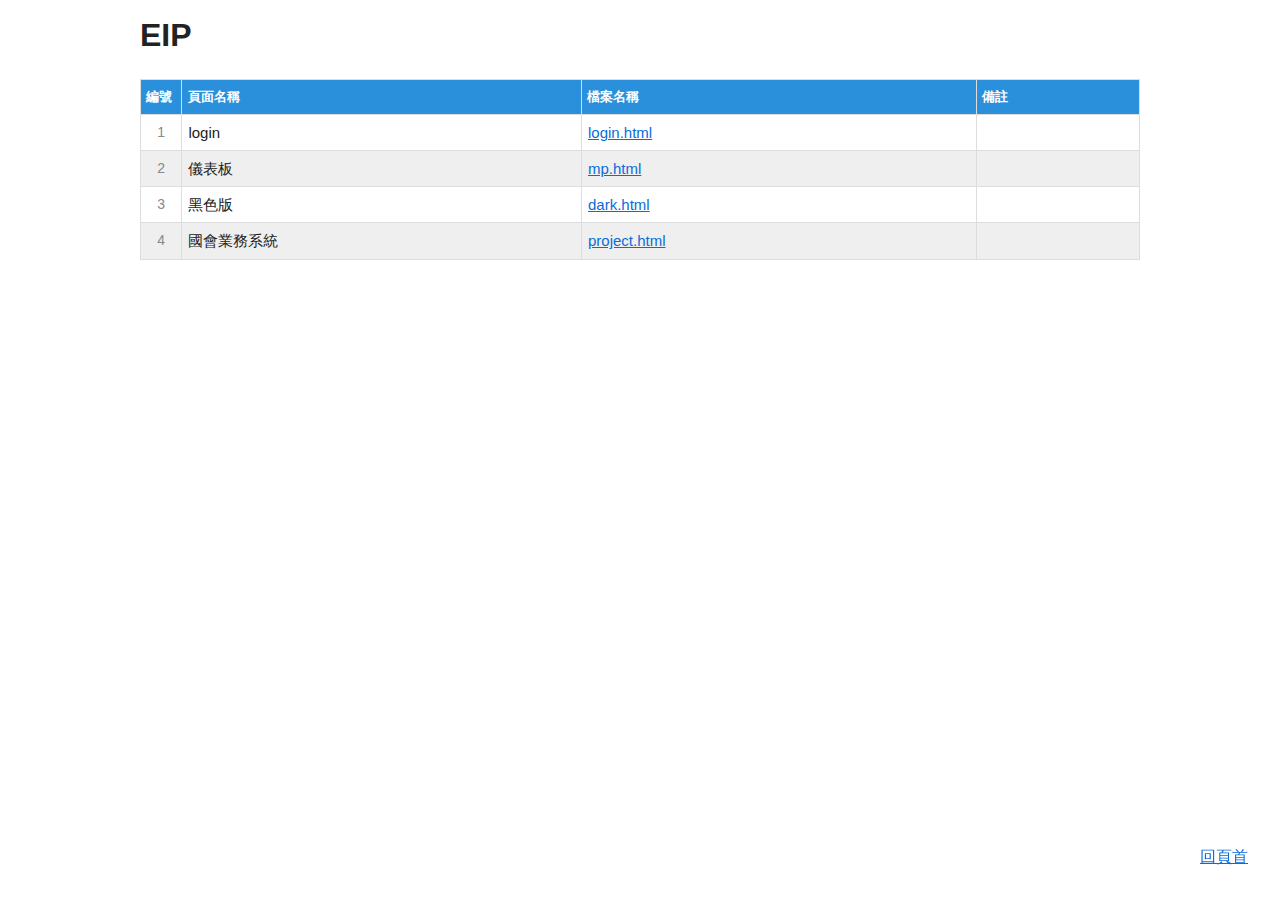
<file: index.html>
<!DOCTYPE html>
<html lang="zh-Hant" class="no-js">
  <head>
    <meta name="robots" content="noindex" />
    <!-- 使用 noindex 禁止 Google 搜尋建立索引，套版時請工程師刪掉這行 -->
    <meta charset="utf-8" />
    <meta http-equiv="X-UA-Compatible" content="IE=edge" />
    <meta name="viewport" content="width=device-width, initial-scale=1" />
    <title>交通部高速公路局</title>
    <!--[if lt IE 9]>
      <script src="js/html5shiv.js"></script>
      <script src="js/respond.min.js"></script>
    <![endif]-->
    <!-- mainJs -->
    <style>
      body {
        counter-reset: num;
        -size: 1em;
        font-weight: normal;
        color: #222;
        line-height: 1.45em;
        font-family: Lato, 'PingFang TC', 'Helvetica Neue', Helvetica, 微軟正黑體, Arial, sans-serif;
        -webkit-text-size-adjust: none;
      }

      a {
        color: #096dd9;
      }

      .demo_wrap {
        max-width: 1000px;
        margin: 0em auto 1em;
        padding: 1rem;
        clear: both;
        background: #fff;
      }

      header {
        display: flex;
        justify-content: space-between;
        margin-bottom: 2rem;
      }

      .demo_wrap h1 {
        display: block;
        max-width: 300px;
        margin: 0;
        font-size: 2rem;
      }

      @media screen and (max-width: 545px) {
      }
      /* .demo_wrap h1 img {
    width: 300px;
} */

      .tableWrapper {
        margin-bottom: 2rem;
      }

      .tableWrapper h2 {
        margin: 0.5em 0;
        font-size: 1.25rem;
        line-height: 1.25em;
        white-space: nowrap;
      }

      @media screen and (max-width: 545px) {
      }

      .num {
        width: 12%;
      }

      table {
        width: 100%;
        border-collapse: collapse;
        border: #ddd 1px solid;
      }

      table td,
      table th {
        border-left: none;
        border-right: none;
        padding: 0.4em;
        border-bottom: #ddd 1px solid;
        border-right: #ddd 1px solid;
        font-size: 0.9375rem;
      }

      table th {
        color: #fff;
        font-size: 0.813rem;
        text-align: left;
        background-color: #2b90dc;
        white-space: nowrap;
      }

      table tr:nth-child(even) {
        background: #efefef;
      }

      table tr th:nth-child(2) {
        width: 40%;
      }
      /* table tr th:nth-child(4) {
    width: 10%;
    } */
      /* table tr th:nth-child(5) {
    width: 20%;
    } */

      table td .gray {
        color: #808080;
        font-size: 0.938rem;
      }

      table tr th:first-child {
        width: 30px;
      }

      table caption {
        text-align: left;
        font-weight: bold;
        font-size: 1.25em;
        padding: 0.5em 0;
        color: #ff5050;
      }

      tbody tr td:first-child:before {
        counter-increment: num;
        display: block;
        text-align: center;
        color: #888;
        font-size: 0.875rem;
        content: counters(num, '.') ' ';
      }

      .btnGrp {
        text-align: right;
      }

      @media screen and (max-width: 545px) {
        .btnGrp {
          text-align: center;
        }
      }

      .scrollToTop {
        position: fixed;
        right: 2rem;
        bottom: 2rem;
      }
    </style>
  </head>

  <body>
    <div class="demo_wrap">
      <!-- <h1><img src="img/streaming/logo.png" alt="" /></h1> -->
      <header>
        <h1>EIP</h1>
        <!-- <div>
        <a href="">檔案由此下載</a>
      </div> -->
      </header>
      <!-- Kit -->
      <div class="tableWrapper">
        <!-- <h2>UI Kit</h2> -->
        <table>
          <thead>
            <tr>
              <th class="num">編號</th>
              <th>頁面名稱</th>
              <th>檔案名稱</th>
              <th>備註</th>
            </tr>
          </thead>
          <tbody>
            <tr>
              <td></td>
              <td>login</td>
              <td>
                <a href="login.html" target="_blank"></a>
              </td>
              <td></td>
            </tr>
            <tr>
              <td></td>
              <td>儀表板</td>
              <td>
                <a href="mp.html" target="_blank"></a>
              </td>
              <td></td>
            </tr>
            <tr>
              <td></td>
              <td>黑色版</td>
              <td>
                <a href="dark.html" target="_blank"></a>
              </td>
              <td></td>
            </tr>
            <tr>
              <td></td>
              <td>國會業務系統</td>
              <td>
                <a href="project.html" target="_blank"></a>
              </td>
              <td></td>
            </tr>
            <!-- <tr>
              <td></td>
              <td>線上相簿</td>
              <td>
                <a href="album.html" target="_blank"></a>
              </td>
              <td></td>
            </tr> -->
          </tbody>
        </table>
      </div>
    </div>
    <a href="javascript:;" class="scrollToTop">回頁首</a>
    <script>
      let aName = document.querySelectorAll('tbody a');
      aName.forEach((i) => {
        let Link = i.getAttribute('href');
        i.textContent = Link;
      });
    </script>
  </body>
</html>
</file>
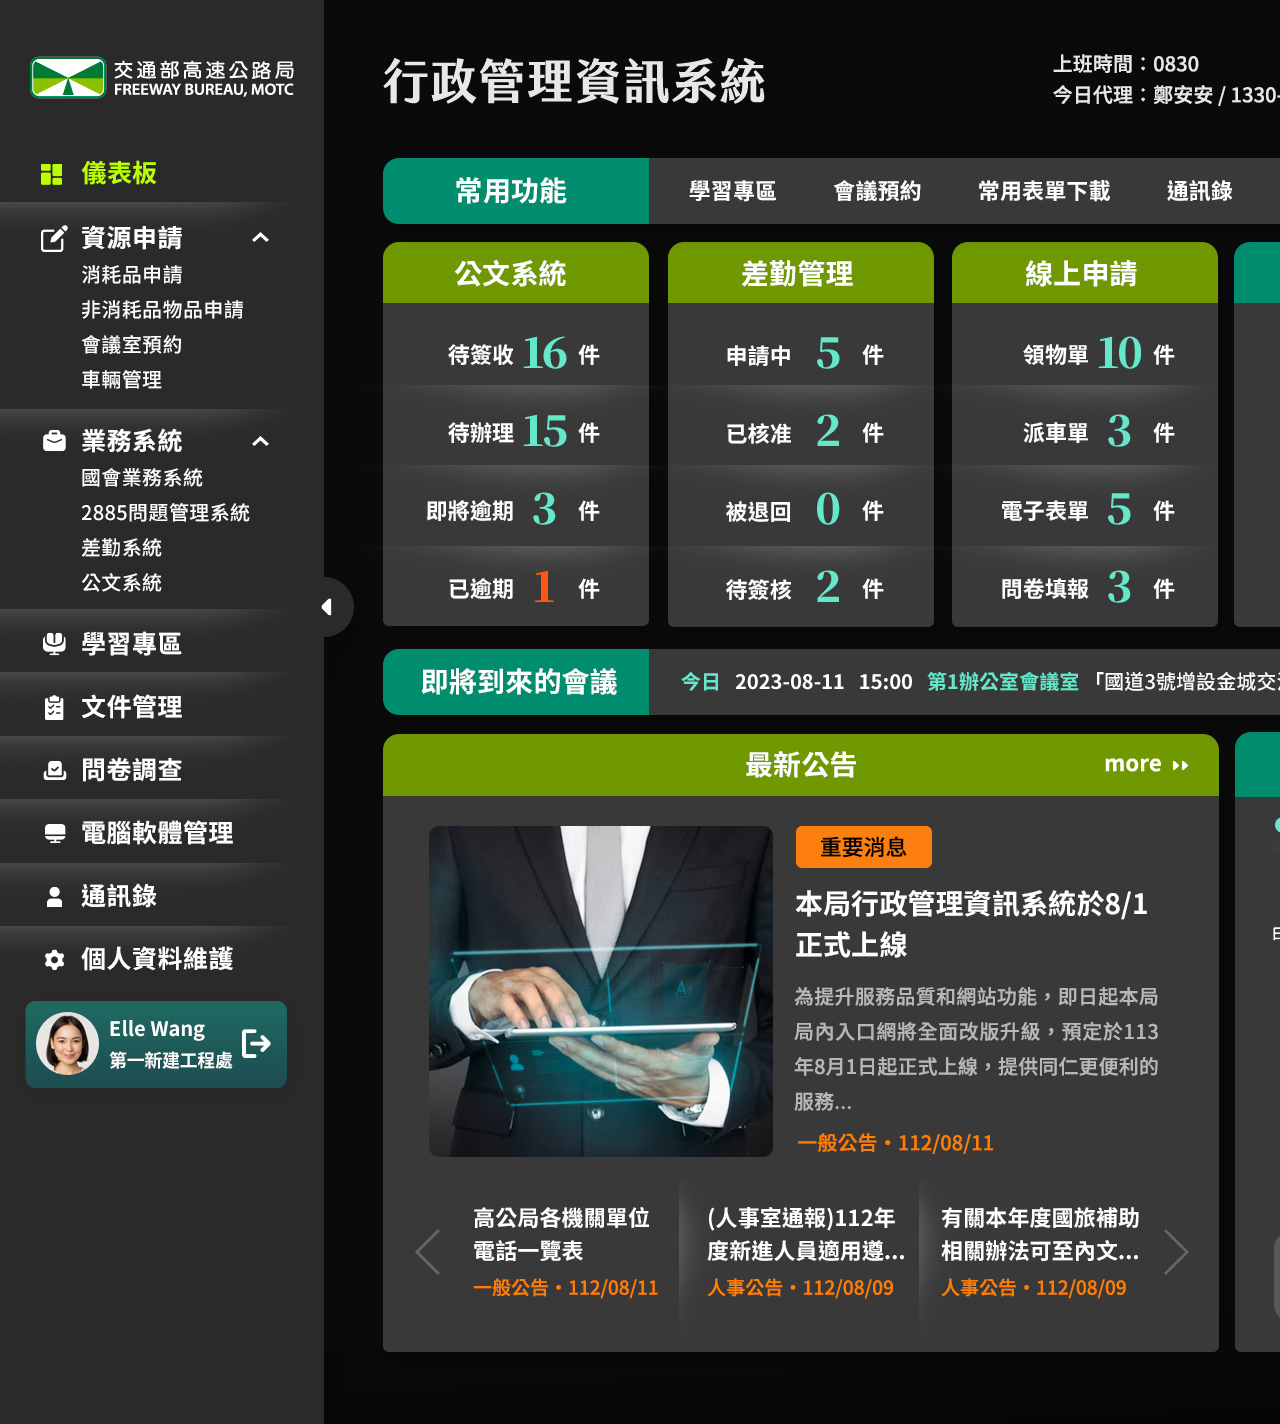
<file: dark.html>
<!DOCTYPE html>
<html lang="en">
  <head>
    <meta charset="UTF-8" />
    <meta name="viewport" content="width=device-width, initial-scale=1.0" />
    <title>交通部高速公路局</title>
    <style>
      html,
      body {
        margin: 0;
        padding: 0;
        height: 100%;
      }
      .img {
        line-height: 0;
        position: relative;
      }
      a.menu {
        width: 200px;
        height: 40px;
        position: absolute;
        top: 32%;
        left: 3%;
        display: block;
        background: #fff;
        opacity: 0;
      }
      a.light {
        position: absolute;
        width: 55px;
        aspect-ratio: 1;
        top: 5.5%;
        right: 11%;
        display: block;
        z-index: 9;
        opacity: 0;
      }
    </style>
  </head>
  <body>
    <a class="light" href="mp.html"></a>
    <div class="img">
      <img src="./images/dark.jpg" alt="" />
      <a class="menu" href="project.html"></a>
    </div>
  </body>
</html>
</file>
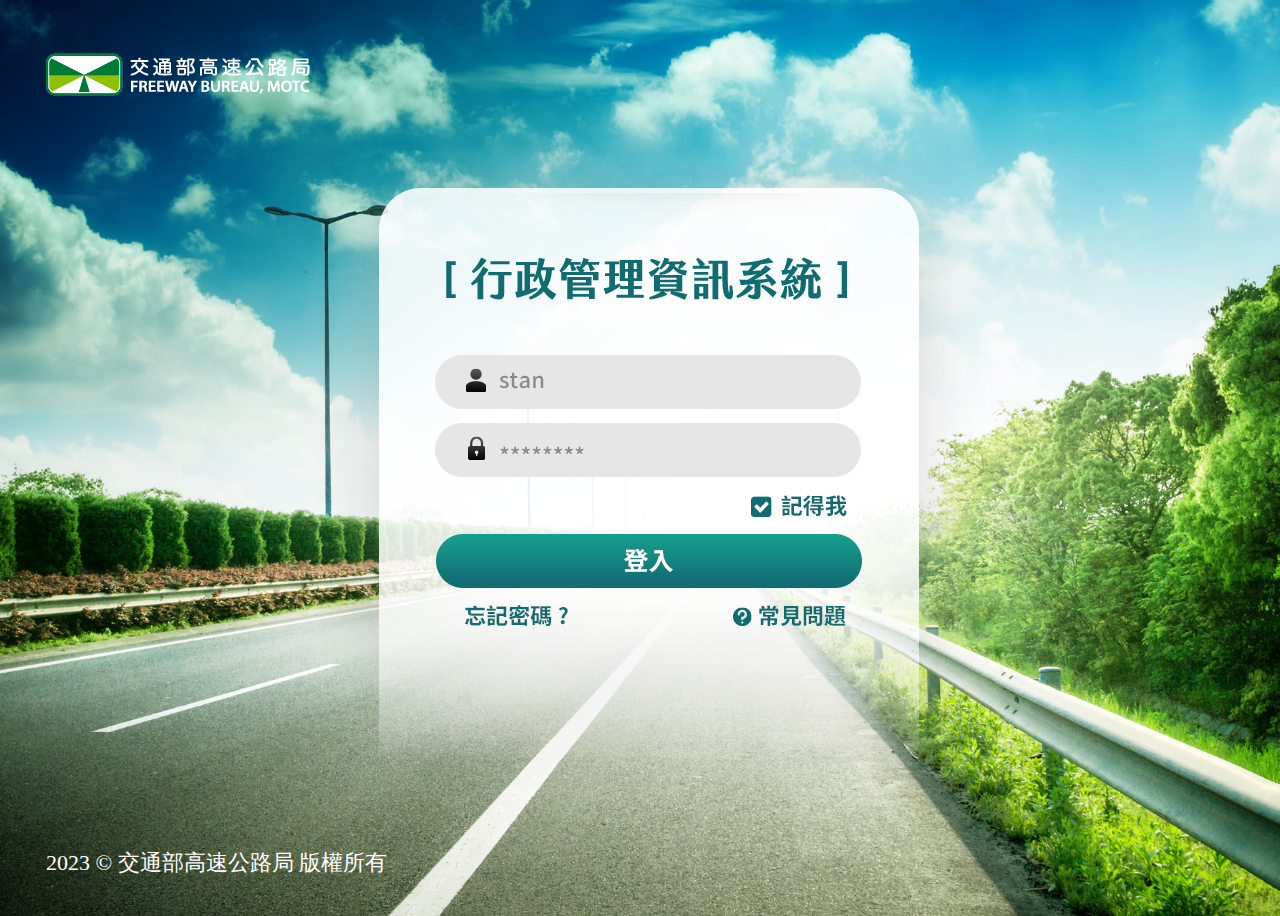
<file: login.html>
<!DOCTYPE html>
<html lang="en">
  <head>
    <meta charset="UTF-8" />
    <meta name="viewport" content="width=device-width, initial-scale=1.0" />
    <title>Document</title>
    <style>
      @import url('https://fonts.googleapis.com/css2?family=Noto+Serif+TC:wght@200;300;400;500;600;700;900&display=swap');
      * {
        box-sizing: border-box;
      }
      body {
        height: 100vh;
        background: url('images/login_bg.jpg') center no-repeat;
        background-size: cover;
        position: relative;
      }
      .logo {
        position: absolute;
        top: 5%;
        left: 3%;
      }
      .copyright {
        position: absolute;
        bottom: 30px;
        left: 3%;
        color: #fff;
        font-size: 22px;
      }
      .loginForm {
        width: 80%;
        height: 100vh;
        text-align: right;
        display: flex;
        align-items: center;
        justify-content: flex-end;
        position: relative;
      }
      .loginForm .pic {
        line-height: 0;
        position: relative;
      }

      .loginForm a {
        position: absolute;
        display: block;
        height: 50px;
        top: 62%;
        width: 60%;
        left: 47%;
        transform: translateX(-50%);
      }
    </style>
  </head>
  <body>
    <div class="logo"><img src="images/login_logo.png" alt="" /></div>
    <div class="copyright">2023 © 交通部高速公路局 版權所有</div>
    <div class="loginForm">
      <div class="pic">
        <img src="images/login_box.png" alt="" />
        <a href="mp.html"></a>
      </div>
    </div>
  </body>
</html>
</file>
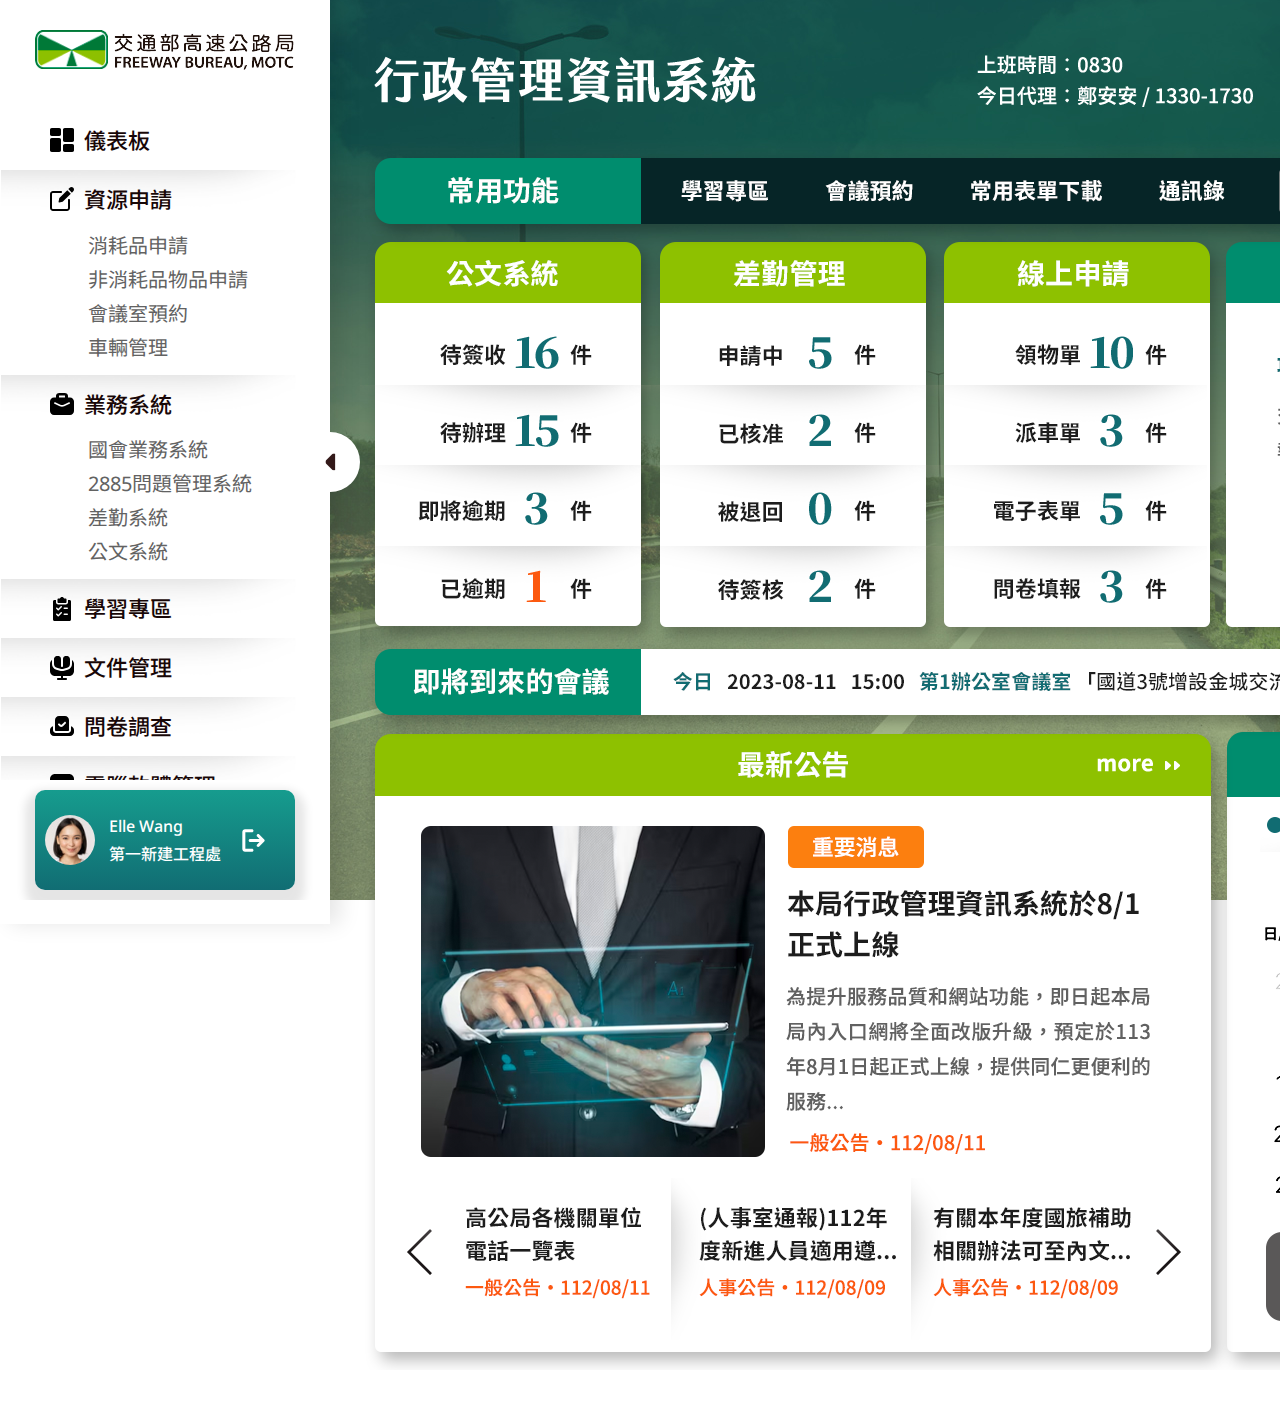
<file: mp.html>
<!DOCTYPE html>
<html lang="en">
  <head>
    <meta name="robots" content="noindex" />
    <!-- 使用 noindex 禁止 Google 搜尋建立索引，套版時請工程師刪掉這行 -->
    <meta charset="utf-8" />
    <meta http-equiv="X-UA-Compatible" content="IE=edge" />
    <meta name="viewport" content="width=device-width, initial-scale=1" />
    <title>交通部高速公路局</title>
    <link rel="stylesheet" href="css/demo.css" />
  </head>
  <body class="menuOpen">
    <div class="wrapper">
      <header>
        <script src="./include/Menu.js"></script>
      </header>
      <main class="indexMain">
        <div class="blockBox">
          <div class="block"><img src="./images/block_13.png" alt="" class="yoo fadeInUp" data-yoo-delay="0.2s" /></div>
          <div class="block">
            <img src="./images/block_02.png" alt="" class="yoo fadeInUp" data-yoo-delay="0.2s" />
            <a href="dark.html" class="darkSwitch"></a>
            <button class="bell"></button>
            <div class="message"><img src="./images/block_message.png" alt="" /></div>
            <button class="color"></button>
            <div class="colorBox"><img src="./images/block_color.png" alt="" /></div>
          </div>
          <div class="block"><img src="./images/block_03.png" alt="" class="yoo fadeInUp" data-yoo-delay="0.4s" /></div>
          <div class="block"><img src="./images/block_04.png" alt="" class="yoo fadeInLeft" data-yoo-delay="0.6s" /></div>
          <div class="block"><img src="./images/block_05.png" alt="" class="yoo fadeInLeft" data-yoo-delay="0.8s" /></div>
          <div class="block"><img src="./images/block_06.png" alt="" class="yoo fadeInLeft" data-yoo-delay="1s" /></div>
          <div class="block"><img src="./images/block_07.png" alt="" class="yoo fadeInRight" data-yoo-delay="1.2s" /></div>
          <div class="block"><img src="./images/block_08.png" alt="" class="yoo fadeInUp" data-yoo-delay="1.4s" /></div>
          <div class="block"><img src="./images/block_09.png" alt="" class="yoo fadeInUp" data-yoo-delay="1.6s" /></div>
          <div class="block"><img src="./images/block_10.png" alt="" class="yoo fadeInUp" data-yoo-delay="1.8s" /></div>
          <div class="copyright">2023 © 交通部高速公路局 版權所有</div>
        </div>
        <!-- <footer>
          <div class="footerBox">
            <div class="container">
              <div class="logo"><a href="#"></a></div>
              <nav>
                <ul></ul>
              </nav>
              <div class="copyright">All Rights Reserved by TAITRA 2023</div>
            </div>
          </div>
        </footer> -->
      </main>
    </div>
    <script type="text/javascript" src="js/base.js"></script>
    <script>
      const bell = document.querySelector('.bell');
      const message = document.querySelector('.message');
      const color = document.querySelector('.color');
      const colorBox = document.querySelector('.colorBox');
      bell.addEventListener('click', function () {
        this.classList.toggle('active');
        message.classList.toggle('active');
        colorBox.classList.remove('active');
        color.classList.remove('active');
      });
      color.addEventListener('click', function () {
        color.classList.toggle('active');
        colorBox.classList.toggle('active');
        message.classList.remove('active');
        bell.classList.remove('active');
      });
    </script>
  </body>
</html>
</file>
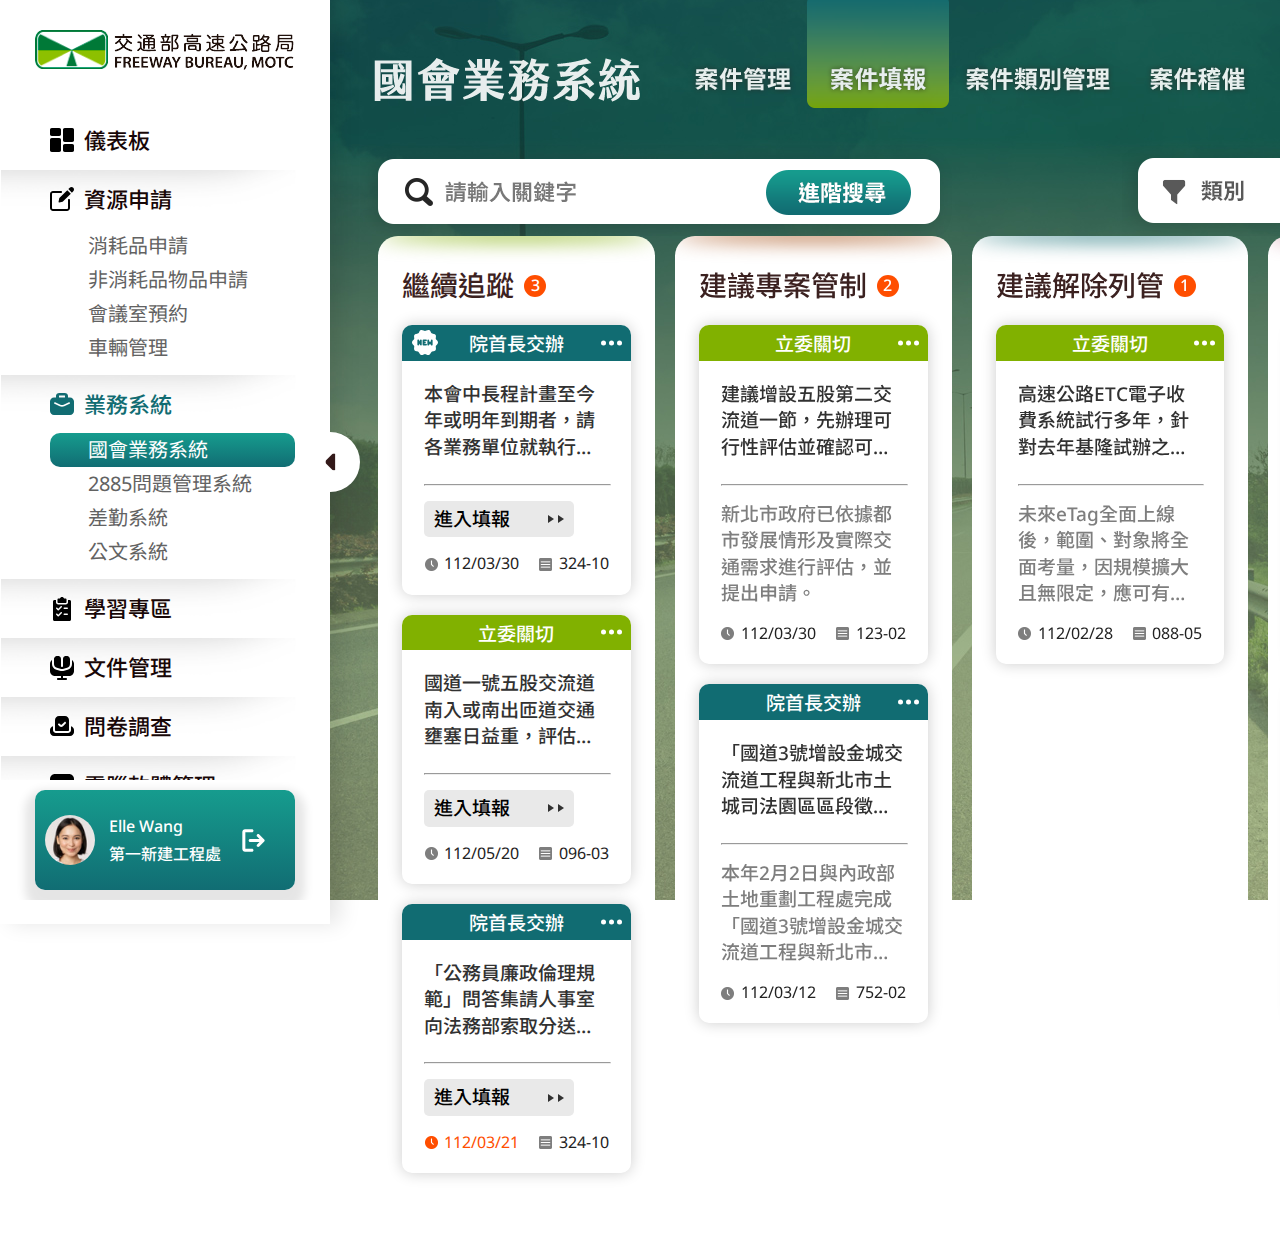
<file: project.html>
<!DOCTYPE html>
<html lang="en">
  <head>
    <meta name="robots" content="noindex" />
    <!-- 使用 noindex 禁止 Google 搜尋建立索引，套版時請工程師刪掉這行 -->
    <meta charset="utf-8" />
    <meta http-equiv="X-UA-Compatible" content="IE=edge" />
    <meta name="viewport" content="width=device-width, initial-scale=1" />
    <title>交通部高速公路局</title>
    <link rel="stylesheet" href="css/demo.css" />
    <style>
      body {
        overflow: hidden;
      }
    </style>
  </head>
  <!-- menuOpen -->
  <body class="innerPage menuOpen">
    <div class="wrapper">
      <header>
        <script src="./include/Menu.js"></script>
      </header>
      <main class="indexMain pageProject">
        <div class="innerBlockBox">
          <div class="block"><img src="./images/block_01.png" alt="" class="yoo fadeInUp" data-yoo-delay="0.2s" /></div>
          <div class="block">
            <img src="./images/block_02.png" alt="" class="yoo fadeInUp" data-yoo-delay="0.2s" />
            <a href="dark.html" class="darkSwitch"></a>
            <button class="bell"></button>
            <div class="message"><img src="./images/block_message.png" alt="" /></div>
            <button class="color"></button>
            <div class="colorBox"><img src="./images/block_color.png" alt="" /></div>
          </div>
          <div class="block"><img src="./images/block_11.png" alt="" class="yoo fadeInLeft" data-yoo-delay="0.4s" /></div>
          <div class="block"><img src="./images/block_12.png" alt="" class="yoo fadeInRight" data-yoo-delay="0.4s" /></div>
        </div>
        <div class="projectBox">
          <div class="caseBox yoo fadeInRight" data-yoo-delay="0s">
            <div class="list">
              <div class="caseTitle">
                繼續追蹤
                <div class="count">3</div>
              </div>
              <div class="listBox" id="trackBox">
                <div class="item new report" data-url="popup.html">
                  <div class="itemTitle">院首長交辦</div>
                  <div class="content">
                    <div class="title">本會中長程計畫至今年或明年到期者，請各業務單位就執行成效，加以評估，並依評估結果</div>
                    <hr />
                    <div class="notice">進入填報</div>
                    <div class="description">未來eTag全面上線後，範圍、對象將全面考量，因規模擴大且無限定，應可有效推廣ETC</div>
                    <div class="bottomBox">
                      <time>112/03/30</time>
                      <div class="caseNumber">324-10</div>
                    </div>
                  </div>
                </div>
                <div class="item meeting">
                  <div class="itemTitle">立委關切</div>
                  <div class="content">
                    <div class="title">國道一號五股交流道南入或南出匝道交通壅塞日益重，評估增設第二交流道可行性</div>
                    <hr />
                    <div class="notice">進入填報</div>
                    <div class="description">五股交流道南入及南出匝道部分，高公局前已採匯出入車道由1車道調整為2車道等交通工程手段改善在案..</div>
                    <div class="bottomBox">
                      <time>112/05/20</time>
                      <div class="caseNumber">096-03</div>
                    </div>
                  </div>
                </div>
                <div class="item report">
                  <div class="itemTitle">院首長交辦</div>
                  <div class="content">
                    <div class="title">「公務員廉政倫理規範」問答集請人事室向法務部索取分送各同仁，以增進同仁瞭解本規範規定。瞭解本規範規定。以評估，並依評估結果，掌握...</div>
                    <hr />
                    <div class="notice">進入填報</div>
                    <div class="description">未來eTag全面上線後，範圍、對象將全面考量，因規模擴大且無限定，應可有效推廣ETC</div>
                    <div class="bottomBox">
                      <time class="noticeColor">112/03/21</time>
                      <div class="caseNumber">324-10</div>
                    </div>
                  </div>
                </div>
              </div>
            </div>
          </div>
          <div class="caseBox yoo fadeInRight" data-yoo-delay="0.2s">
            <div class="list">
              <div class="caseTitle">
                建議專案管制
                <div class="count">3</div>
              </div>
              <div class="listBox" id="suggestionBox">
                <div class="item done meeting">
                  <div class="itemTitle">立委關切</div>
                  <div class="content">
                    <div class="title">建議增設五股第二交流道一節，先辦理可行性評估並確認可行性</div>
                    <hr />
                    <div class="notice">進入填報</div>
                    <div class="description">新北市政府已依據都市發展情形及實際交通需求進行評估，並提出申請。</div>
                    <div class="bottomBox">
                      <time>112/03/30</time>
                      <div class="caseNumber">123-02</div>
                    </div>
                  </div>
                </div>
                <div class="item done report">
                  <div class="itemTitle">院首長交辦</div>
                  <div class="content">
                    <div class="title">「國道3號增設金城交流道工程與新北市土城司法園區區段徵收工程」辦理工程招標作業</div>
                    <hr />
                    <div class="notice">進入填報</div>
                    <div class="description">本年2月2日與內政部土地重劃工程處完成「國道3號增設金城交流道工程與新北市土城司法園區區段徵收工程」界面協調作業</div>
                    <div class="bottomBox">
                      <time>112/03/12</time>
                      <div class="caseNumber">752-02</div>
                    </div>
                  </div>
                </div>
              </div>
            </div>
          </div>
          <div class="caseBox yoo fadeInRight" data-yoo-delay="0.4s">
            <div class="list">
              <div class="caseTitle">
                建議解除列管
                <div class="count">3</div>
              </div>
              <div class="listBox" id="suggestionReleasedBox">
                <div class="item done meeting">
                  <div class="itemTitle">立委關切</div>
                  <div class="content">
                    <div class="title">高速公路ETC電子收費系統試行多年，針對去年基隆試辦之eTag，預計在今年三月底全面上線供裝</div>
                    <hr />
                    <div class="notice">進入填報</div>
                    <div class="description">未來eTag全面上線後，範圍、對象將全面考量，因規模擴大且無限定，應可有效推廣ETC</div>
                    <div class="bottomBox">
                      <time>112/02/28</time>
                      <div class="caseNumber">088-05</div>
                    </div>
                  </div>
                </div>
              </div>
            </div>
          </div>
          <div class="caseBox yoo fadeInRight" data-yoo-delay="0.6s">
            <div class="list">
              <div class="caseTitle">
                專案管制
                <div class="count">3</div>
              </div>
              <div class="listBox" id="controlBox">
                <div class="item done report">
                  <div class="itemTitle">院首長交辦</div>
                  <div class="content">
                    <div class="title">電動車充電設備設置，研議先由政府機關在公有停車場、重要交通節點、高速公路服務區等地設置</div>
                    <hr />
                    <div class="notice">進入填報</div>
                    <div class="description">國發會「我國淨零排放目標期程及因應作為第9次研商會議」結論，業請交通部主政辦理推動運具電動化整體環境配套措施含電動車充電設備..</div>
                    <div class="bottomBox">
                      <time>112/02/28</time>
                      <div class="caseNumber">461-03</div>
                    </div>
                  </div>
                </div>
                <div class="item done report">
                  <div class="itemTitle">院首長交辦</div>
                  <div class="content">
                    <div class="title">開啟駕駛輔助系統車輛在國道追撞事故，應持續強化相關宣導作為</div>
                    <hr />
                    <div class="notice">進入填報</div>
                    <div class="description">已進行宣導提醒行駛國道應隨時注意車前狀況，並請警政署評估納入事故調查統計收工程」界面協調作業</div>
                    <div class="bottomBox">
                      <time>112/02/25</time>
                      <div class="caseNumber">300-12</div>
                    </div>
                  </div>
                </div>
              </div>
            </div>
          </div>
          <div class="caseBox yoo fadeInRight" data-yoo-delay="0.8s">
            <div class="list">
              <div class="caseTitle">
                解除列管
                <div class="count">3</div>
              </div>
              <div class="listBox" id="releasedBox">
                <div class="item done meeting">
                  <div class="itemTitle">院首長交辦</div>
                  <div class="content">
                    <div class="title">針對「國道車輛拖救服務」限定「拖救車至少10輛」</div>
                    <hr />
                    <div class="notice">進入填報</div>
                    <div class="description">針對「國道車輛拖救服務」限定「拖救車至少10輛」</div>
                    <div class="bottomBox">
                      <time>112/01/16</time>
                      <div class="caseNumber">218-02</div>
                    </div>
                  </div>
                </div>
              </div>
            </div>
          </div>
        </div>
        <div class="copyright">2023 © 交通部高速公路局 版權所有</div>
        <!-- <footer>
          <div class="footerBox">
            <div class="container">
              <div class="logo"><a href="#"></a></div>
              <nav>
                <ul></ul>
              </nav>
              <div class="copyright">All Rights Reserved by TAITRA 2023</div>
            </div>
          </div>
        </footer> -->
      </main>
    </div>
    <div class="lightBoxOuter">
      <div class="lightBox">
        <div class="content">
          <div class="img"><img src="./images/lightBox.jpg" alt="" /> <button class="send"></button></div>
        </div>
      </div>
    </div>
    <script type="text/javascript" src="js/sortable.min.js"></script>
    <script type="text/javascript" src="js/base.js"></script>
    <script>
      const sideBtn = document.querySelector('.sideBtn');
      const body = document.querySelector('body');
      sideBtn.addEventListener('click', () => {
        body.classList.toggle('menuOpen');
      });

      const project = document.querySelector('[href="project.html"]');
      project.parentElement.classList.add('active');
      project.parentElement.parentElement.parentElement.classList.add('active');
    </script>
    <script>
      const list = document.querySelectorAll('.projectBox .list');
      list.forEach((item, index) => {
        const count = item.querySelector('.count');
        const items = item.querySelectorAll('.item');
        count.innerHTML = items.length;
      });

      const _body = document.querySelector('body');
      let items = document.querySelectorAll('.projectBox .item:not(.done)');
      const send = document.querySelector('.lightBox .send');
      let nowClick;

      items.forEach((item, index) => {
        item.addEventListener('click', function (e) {
          console.log(item.classList.contains('done'));
          if (item.classList.contains('done')) return;
          _body.classList.add('popup');
          nowClick = item;
        });
      });
      send.addEventListener('click', function (e) {
        nowClick.classList.add('done');
        _body.classList.remove('popup');
      });

      new Sortable(trackBox, {
        group: 'shared',
        animation: 150,
        ghostClass: 'originPosition',
        onSort: function (e) {
          e.target.parentElement.querySelector('.count').innerHTML = e.target.querySelectorAll('.item').length;
        },
      });

      new Sortable(suggestionBox, {
        group: 'shared',
        animation: 150,
        ghostClass: 'originPosition',
        onSort: function (e) {
          e.target.parentElement.querySelector('.count').innerHTML = e.target.querySelectorAll('.item').length;
        },
      });
      new Sortable(suggestionReleasedBox, {
        group: 'shared',
        animation: 150,
        ghostClass: 'originPosition',
        onSort: function (e) {
          e.target.parentElement.querySelector('.count').innerHTML = e.target.querySelectorAll('.item').length;
        },
      });

      new Sortable(controlBox, {
        group: 'shared',
        animation: 150,
        ghostClass: 'originPosition',
        onSort: function (e) {
          e.target.parentElement.querySelector('.count').innerHTML = e.target.querySelectorAll('.item').length;
        },
      });

      new Sortable(releasedBox, {
        group: 'shared',
        animation: 150,
        ghostClass: 'originPosition',
        onSort: function (e) {
          e.target.parentElement.querySelector('.count').innerHTML = e.target.querySelectorAll('.item').length;
        },
      });
    </script>
    <script>
      const bell = document.querySelector('.bell');
      const message = document.querySelector('.message');
      const color = document.querySelector('.color');
      const colorBox = document.querySelector('.colorBox');
      bell.addEventListener('click', function () {
        this.classList.toggle('active');
        message.classList.toggle('active');
        colorBox.classList.remove('active');
        color.classList.remove('active');
      });
      color.addEventListener('click', function () {
        color.classList.toggle('active');
        colorBox.classList.toggle('active');
        message.classList.remove('active');
        bell.classList.remove('active');
      });
    </script>
  </body>
</html>
</file>
<file: css/demo.css>
@charset "UTF-8";
@import url("../js/WOW-master/css/libs/animate.css");
@import url("https://fonts.googleapis.com/css2?family=Noto+Sans+TC:wght@100;300;400;500;700;900&display=swap");
@import url("https://fonts.googleapis.com/css2?family=Noto+Sans:wght@100;200;300;400;500;600;700;800;900&display=swap");
@import url("https://fonts.googleapis.com/css2?family=Jost:wght@100;200;300;400;500;600;700;800;900&display=swap");
/*! normalize.css v8.0.1 | MIT License | github.com/necolas/normalize.css */
/* Document
   ========================================================================== */
html {
  /* 1 */
  -webkit-text-size-adjust: 100%;
  /* 2 */
}

body {
  margin: 0;
}

main {
  display: block;
}

h1 {
  font-size: 2em;
}

h1,
h2,
h3,
h4,
h5 {
  padding: 0;
  margin: 0;
}

hr {
  box-sizing: content-box;
  /* 1 */
  height: 0;
  /* 1 */
  overflow: visible;
  /* 2 */
}

pre {
  font-family: monospace, monospace;
  /* 1 */
  font-size: 1em;
  /* 2 */
}

a {
  background-color: transparent;
  text-decoration: none;
}

ul {
  margin: 0px;
  padding: 0px;
  list-style-type: none;
}

abbr[title] {
  border-bottom: none;
  /* 1 */
  text-decoration: underline;
  /* 2 */
  -webkit-text-decoration: underline dotted;
          text-decoration: underline dotted;
  /* 2 */
}

b {
  font-weight: bolder;
}

code,
kbd,
samp {
  font-family: monospace, monospace;
  /* 1 */
  font-size: 1em;
  /* 2 */
}

small {
  font-size: 80%;
}

sub,
sup {
  font-size: 75%;
  line-height: 0;
  position: relative;
  vertical-align: baseline;
}

sub {
  bottom: -0.25em;
}

sup {
  top: -0.5em;
}

img {
  border-style: none;
  margin: 0px;
  padding: 0px;
  line-height: 1;
}

table {
  border-collapse: collapse;
}

button,
input,
optgroup,
select,
textarea {
  font-family: inherit;
  /* 1 */
  font-size: 100%;
  /* 1 */
  line-height: 1.15;
  /* 1 */
  margin: 0;
  /* 2 */
}

button,
input {
  /* 1 */
  overflow: visible;
}

button,
select {
  /* 1 */
  text-transform: none;
}

button,
[type=button],
[type=reset],
[type=submit] {
  -webkit-appearance: button;
}

button::-moz-focus-inner,
[type=button]::-moz-focus-inner,
[type=reset]::-moz-focus-inner,
[type=submit]::-moz-focus-inner {
  border-style: none;
  padding: 0;
}

button:-moz-focusring,
[type=button]:-moz-focusring,
[type=reset]:-moz-focusring,
[type=submit]:-moz-focusring {
  outline: 1px dotted ButtonText;
}

fieldset {
  padding: 0.35em 0.75em 0.625em;
}

legend {
  box-sizing: border-box;
  /* 1 */
  color: inherit;
  /* 2 */
  display: table;
  /* 1 */
  max-width: 100%;
  /* 1 */
  padding: 0;
  /* 3 */
  white-space: normal;
  /* 1 */
}

progress {
  vertical-align: baseline;
}

textarea {
  overflow: auto;
}

[type=checkbox],
[type=radio] {
  box-sizing: border-box;
  /* 1 */
  padding: 0;
  /* 2 */
}

[type=number]::-webkit-inner-spin-button, [type=number]::-webkit-outer-spin-button {
  height: auto;
}

[type=search] {
  -webkit-appearance: textfield;
  /* 1 */
  outline-offset: -2px;
  /* 2 */
}
[type=search]::-webkit-search-decoration {
  -webkit-appearance: none;
}

::-webkit-file-upload-button {
  -webkit-appearance: button;
  /* 1 */
  font: inherit;
  /* 2 */
}

details {
  display: block;
}

summary {
  display: list-item;
}

template,
[hidden] {
  display: none;
}

@keyframes rotate360 {
  from {
    transform: rotate(0deg);
  }
  to {
    transform: rotate(360deg);
  }
}
@keyframes rotate360R {
  from {
    transform: rotate(0deg);
  }
  to {
    transform: rotate(-360deg);
  }
}
@keyframes lineAnime {
  0% {
    transform: translate(0, -100%);
    height: 100px;
  }
  50% {
    transform: translate(0, 0);
    height: 100px;
  }
  100% {
    transform: translate(0, 0);
    height: 0;
  }
}
@keyframes scrollUp {
  0% {
    transform: translateY(0px);
  }
  50% {
    transform: translateY(-5px);
  }
  100% {
    transform: translateY(0px);
  }
}
@keyframes scrollDown {
  0% {
    transform: translateY(0px);
  }
  50% {
    transform: translateY(5px);
  }
  100% {
    transform: translateY(0px);
  }
}
@keyframes scrollDown2 {
  0% {
    transform: translateY(0px);
  }
  50% {
    transform: translateY(-5px);
  }
  100% {
    transform: translateY(0px);
  }
}
@keyframes downAnimation {
  0% {
    transform: translateY(0px);
  }
  50% {
    transform: translateY(5px);
  }
  100% {
    transform: translateY(0px);
  }
}
@keyframes rightAnimationRotate180 {
  0% {
    transform: translateX(0px) rotate(180deg);
  }
  50% {
    transform: translateX(5px) rotate(180deg);
  }
  100% {
    transform: translateX(0px) rotate(180deg);
  }
}
@keyframes rightAnimationScaleX {
  0% {
    transform: translateX(0px) scaleX(-1);
  }
  50% {
    transform: translateX(5px) scaleX(-1);
  }
  100% {
    transform: translateX(0px) scaleX(-1);
  }
}
@keyframes rightAnimation {
  0% {
    transform: translateX(0px);
  }
  50% {
    transform: translateX(5px);
  }
  100% {
    transform: translateX(0px);
  }
}
@keyframes leftAnimation {
  0% {
    transform: translateX(0px);
  }
  50% {
    transform: translateX(-5px);
  }
  100% {
    transform: translateX(0px);
  }
}
@keyframes leftAnimationScaleX {
  0% {
    transform: translateX(0px) scaleX(-1);
  }
  50% {
    transform: translateX(-5px) scaleX(-1);
  }
  100% {
    transform: translateX(0px) scaleX(-1);
  }
}
@keyframes rotating {
  from {
    transform: rotate(0deg);
  }
  to {
    transform: rotate(360deg);
  }
}
@keyframes fbox {
  to {
    background-position: -100000000px 0;
  }
}
@keyframes hasItem {
  0% {
    opacity: 1;
  }
  50% {
    opacity: 0;
  }
  100% {
    opacity: 1;
  }
}
* {
  box-sizing: border-box;
  outline: 0;
}
*::before {
  box-sizing: border-box;
}
*::after {
  box-sizing: border-box;
}

html {
  font-size: 16px;
}

body {
  position: relative;
  margin: 0 auto;
  padding: 0;
  line-height: 1.4;
}

img {
  max-width: 100%;
  margin: 0px;
  line-height: 1;
}

figure {
  margin: 0px;
}

.picAnimated {
  opacity: 1;
}

.wrapper {
  position: relative;
}

.container {
  position: relative;
  width: calc(100% - 120px);
  max-width: 1440px;
  padding-right: 60px;
  padding-left: 60px;
  margin: 0 auto;
  box-sizing: content-box;
}
@media screen and (max-width: 1000px) {
  .container {
    width: calc(100% - 40px);
    padding-right: 20px;
    padding-left: 20px;
  }
}

section {
  position: relative;
}

[type=text],
[type=password],
[type=email] {
  border: none;
  width: 100%;
  border: 1px solid #000;
  transition: all 0.3s ease;
  -webkit-appearance: none;
  -moz-appearance: none;
  appearance: none;
}

input:focus {
  outline: none !important;
}

textarea {
  padding: 5px 10px;
  line-height: 1.4;
  font-weight: normal;
  color: #666666;
  width: 100%;
  background: rgba(255, 255, 255, 0.7);
  transition: all 0.3s ease;
  -webkit-appearance: none;
  -moz-appearance: none;
  appearance: none;
}

.select {
  position: relative;
  padding: 0 5px;
}
.select::before {
  content: "";
  display: block;
  position: absolute;
  text-indent: 0px;
  width: 8px;
  aspect-ratio: 1;
  right: 10px;
  top: 15px;
  z-index: 5;
  border: 2px solid #000;
  border-width: 0 2px 2px 0;
  transform: rotate(45deg);
}
.select select {
  line-height: 1.4;
  font-weight: normal;
  color: #666666;
  width: 100%;
  -webkit-appearance: none;
  -moz-appearance: none;
  appearance: none;
  position: relative;
  padding: 5px 30px 10px 10px;
  border-radius: 5px;
}

select::-ms-expand {
  display: none;
}

button {
  -webkit-appearance: none;
  -moz-appearance: none;
  appearance: none;
  border: none;
  cursor: pointer;
  transition: all 0.3s ease;
}
button:focus {
  outline: none !important;
}

.privacyBox {
  position: fixed;
  background: #000;
  z-index: 9999;
  bottom: 0px;
  width: 100%;
  color: #e7e7e7;
  padding: 20px;
  font-weight: 100;
  letter-spacing: 1px;
  text-align: center;
}
.privacyBox .closePrivacy {
  right: 12px;
  top: 15px;
  max-width: 100px;
  line-height: 30px;
  font-size: 16px;
  border-radius: 5px;
  padding: 3px 5px;
  color: #e7e7e7;
  display: block;
  background: #006ab6;
  font-weight: 500;
  cursor: pointer;
  margin: 10px auto 0 auto;
}

.editor {
  line-height: 1.6;
}

.wrapper {
  display: flex;
}

.pic {
  line-height: 0;
}

body {
  min-height: 100vh;
}
body::before {
  content: "";
  position: fixed;
  display: block;
  width: 100%;
  top: 0;
  left: 0;
  height: 100vh;
  background: url("../images/bg.jpg") left no-repeat;
}
body.innerPage::before {
  background: url("../images/bg.jpg") left no-repeat;
}
body.innerPage main {
  min-width: 1670px;
  max-width: 1670px;
}
body.innerPage.menuOpen main {
  min-width: 1500px;
  max-width: 1500px;
}
body.menuOpen header {
  z-index: 99;
  width: 330px;
  padding: 0 0px 24px;
}
body.menuOpen header button.sideBtn {
  transform: translateY(-50%) rotate(0);
}
body.menuOpen header .logo {
  padding: 30px 0;
  max-width: 260px;
  margin: 0 auto;
}
body.menuOpen header .logo span {
  display: block;
}
body.menuOpen header nav {
  margin: 10px 0;
}
body.menuOpen header nav > ul > li {
  margin: 0 5px 0px 0;
  padding: 0 30px;
}
body.menuOpen header nav > ul > li + li {
  background: url("../images/menu_shadow.jpg") right top no-repeat;
}
body.menuOpen header nav > ul > li.next-lv > a {
  padding-right: 30px;
}
body.menuOpen header nav > ul > li.next-lv > a::after {
  content: "";
  width: 10px;
  aspect-ratio: 1;
  display: block;
  border-color: #000;
  border-style: solid;
  border-width: 3px 0 0 3px;
  transform: rotate(45deg);
  position: absolute;
  right: 30px;
  top: 26px;
  pointer-events: none;
}
body.menuOpen header nav > ul > li a {
  width: auto;
  height: auto;
  justify-content: flex-start;
  border-radius: 10px;
  padding: 14px 10px 14px 20px;
}
body.menuOpen header nav > ul > li a::before {
  margin: 0px 10px 0 0;
  background: #116c72;
}
body.menuOpen header nav > ul > li a span {
  display: block;
}
body.menuOpen header nav > ul > li.active > a::before,
body.menuOpen header nav > ul > li a:hover::before {
  background: #fff;
}
body.menuOpen header nav > ul > li.active > a::after,
body.menuOpen header nav > ul > li a:hover::after {
  border-color: #116c72;
}
body.menuOpen header nav ul ul {
  display: block;
  padding: 0 0 10px 20px;
}
body.menuOpen header nav ul ul li.active a {
  background: linear-gradient(to bottom, rgb(22, 156, 142) 0%, rgb(17, 109, 115) 100%);
  color: #fff;
}
body.menuOpen header nav ul ul li a {
  padding: 3px 0 3px 38px;
}
body.menuOpen header .account {
  max-width: 260px;
  margin: 0 auto;
  width: 100%;
  height: auto;
  font-size: 1rem;
  font-weight: 500;
  color: #fff;
  box-shadow: 0px 10px 10px 10px rgba(0, 0, 0, 0.1);
  background: linear-gradient(to bottom, rgb(22, 156, 142) 0%, rgb(17, 109, 115) 100%);
  border-radius: 10px;
  padding: 10px;
}
body.menuOpen header .account .pic {
  width: 63px;
  aspect-ratio: 1;
  flex-grow: 1;
  overflow: hidden;
  border-radius: 100%;
  margin: 0 14px 0 0;
}
body.menuOpen header .account .pic img {
  width: 100%;
  height: 100%;
  -o-object-fit: contain;
     object-fit: contain;
}
body.menuOpen header .account .pic,
body.menuOpen header .account .infoBox {
  display: block;
}
body.menuOpen header .account .infoBox {
  max-width: 126px;
}
body.menuOpen header .account .infoBox .name,
body.menuOpen header .account .infoBox .department {
  overflow: hidden;
  display: -webkit-box;
  -webkit-line-clamp: 1;
  -webkit-box-orient: vertical;
}
body.menuOpen header .account .infoBox .name {
  margin-bottom: 5px;
}
body.menuOpen header .account .logout::after {
  background: url("../images/icon/icon_w_10.svg") no-repeat;
}
body.menuOpen header .account .logout:hover {
  background-color: #fff;
}
body.menuOpen header .account .logout:hover::after {
  background: url("../images/icon/icon_10.svg") no-repeat;
}
body.menuOpen main {
  margin: 0 0px 0 360px;
}

header {
  width: 140px;
  background: #fff;
  position: fixed;
  left: 0;
  top: 0;
  box-shadow: 10px 0 20px 0 rgba(0, 0, 0, 0.1);
  transition: all 0.3s ease;
}
header * {
  white-space: nowrap;
}
header button.sideBtn {
  width: 60px;
  aspect-ratio: 1;
  padding: 0;
  border-radius: 100%;
  background: #fff url("../images/icon/icon_arrow.png") center no-repeat;
  position: absolute;
  top: 50%;
  transform: translateY(-50%) rotate(180deg);
  right: -30px;
  border: none;
  z-index: 20;
}
header .logo {
  padding: 30px 0 10px;
  line-height: 0;
  display: flex;
  align-items: center;
  justify-content: center;
}
header .logo .img {
  width: 76px;
  height: 41px;
}
header .logo span {
  display: block;
  margin: 0 0 0 5px;
  flex-shrink: 0;
  display: none;
}
header .logo span img {
  width: 100%;
  height: auto;
}
header .sideMenu {
  display: flex;
  flex-direction: column;
  height: 100vh;
  padding-bottom: 10px;
  overflow: hidden;
  background: #fff;
  position: relative;
  z-index: 9;
}
header .sideMenu .menuTitle {
  flex-shrink: 0;
  position: relative;
}
header .sideMenu .menuTitle a {
  width: 80px;
  height: 80px;
  border-radius: 40px;
  font-size: 1.375rem;
  font-weight: 500;
  color: #fff;
  justify-content: center;
  display: flex;
  align-items: center;
  margin: 0 auto;
  transition: all 0.3s ease;
}
header .sideMenu .menuTitle a::before {
  content: "";
  width: 20px;
  aspect-ratio: 1;
  display: block;
  flex-shrink: 0;
  -webkit-mask: url("../images/icon/icon_01.svg") no-repeat;
          mask: url("../images/icon/icon_01.svg") no-repeat;
  background: #116c72;
}
header .sideMenu .menuTitle a span {
  display: none;
}
header .sideMenu .menuTitle a:hover {
  background-color: #cc7258;
}
header .sideMenu .menuTitle a:hover::before {
  background: #fff;
}
header .sideMenu nav {
  flex-grow: 1;
  overflow: hidden;
  overflow-y: auto;
  scrollbar-width: thin;
}
header .sideMenu nav::-webkit-scrollbar {
  width: 5px;
  height: 5px;
}
header .sideMenu nav::-webkit-scrollbar-thumb {
  border-radius: 100px;
  box-shadow: inset 0 0 5px rgba(0, 0, 0, 0.2);
  background: #116c72;
}
header .sideMenu nav::-webkit-scrollbar-track {
  box-shadow: inset 0 0 5px rgba(0, 0, 0, 0.2);
  border-radius: 0;
  background: rgba(0, 0, 0, 0.1);
  border-radius: 5px;
}
header .sideMenu nav > ul > li {
  position: relative;
}
header .sideMenu nav > ul > li > a {
  width: 80px;
  height: 80px;
  border-radius: 40px;
  margin: 0 auto;
  font-size: 1.375rem;
  font-weight: 500;
  color: #180707;
  display: flex;
  align-items: center;
  justify-content: center;
}
header .sideMenu nav > ul > li > a::before {
  content: "";
  width: 24px;
  aspect-ratio: 1;
  display: block;
  flex-shrink: 0;
}
header .sideMenu nav > ul > li > a span {
  display: none;
}
header .sideMenu nav > ul > li:nth-child(1) a::before {
  background: url("../images/icon/icon_menu_01.svg") left center no-repeat;
}
header .sideMenu nav > ul > li:nth-child(1).active > a::before, header .sideMenu nav > ul > li:nth-child(1) a:hover::before {
  background: url("../images/icon/icon_menu_g_01.svg") no-repeat;
}
header .sideMenu nav > ul > li:nth-child(2) a::before {
  background: url("../images/icon/icon_menu_02.svg") left center no-repeat;
}
header .sideMenu nav > ul > li:nth-child(2).active > a::before, header .sideMenu nav > ul > li:nth-child(2) a:hover::before {
  background: url("../images/icon/icon_menu_g_02.svg") no-repeat;
}
header .sideMenu nav > ul > li:nth-child(3) a::before {
  background: url("../images/icon/icon_menu_03.svg") left center no-repeat;
}
header .sideMenu nav > ul > li:nth-child(3).active > a::before, header .sideMenu nav > ul > li:nth-child(3) a:hover::before {
  background: url("../images/icon/icon_menu_g_03.svg") no-repeat;
}
header .sideMenu nav > ul > li:nth-child(4) a::before {
  background: url("../images/icon/icon_menu_04.svg") left center no-repeat;
}
header .sideMenu nav > ul > li:nth-child(4).active > a::before, header .sideMenu nav > ul > li:nth-child(4) a:hover::before {
  background: url("../images/icon/icon_menu_g_04.svg") no-repeat;
}
header .sideMenu nav > ul > li:nth-child(5) a::before {
  background: url("../images/icon/icon_menu_05.svg") left center no-repeat;
}
header .sideMenu nav > ul > li:nth-child(5).active > a::before, header .sideMenu nav > ul > li:nth-child(5) a:hover::before {
  background: url("../images/icon/icon_menu_g_05.svg") no-repeat;
}
header .sideMenu nav > ul > li:nth-child(6) a::before {
  background: url("../images/icon/icon_menu_06.svg") left center no-repeat;
}
header .sideMenu nav > ul > li:nth-child(6).active > a::before, header .sideMenu nav > ul > li:nth-child(6) a:hover::before {
  background: url("../images/icon/icon_menu_g_06.svg") no-repeat;
}
header .sideMenu nav > ul > li:nth-child(7) a::before {
  background: url("../images/icon/icon_menu_07.svg") left center no-repeat;
}
header .sideMenu nav > ul > li:nth-child(7).active > a::before, header .sideMenu nav > ul > li:nth-child(7) a:hover::before {
  background: url("../images/icon/icon_menu_g_07.svg") no-repeat;
}
header .sideMenu nav > ul > li:nth-child(8) a::before {
  background: url("../images/icon/icon_menu_08.svg") left center no-repeat;
}
header .sideMenu nav > ul > li:nth-child(8).active > a::before, header .sideMenu nav > ul > li:nth-child(8) a:hover::before {
  background: url("../images/icon/icon_menu_g_08.svg") no-repeat;
}
header .sideMenu nav > ul > li:nth-child(9) a::before {
  background: url("../images/icon/icon_menu_09.svg") left center no-repeat;
}
header .sideMenu nav > ul > li:nth-child(9).active > a::before, header .sideMenu nav > ul > li:nth-child(9) a:hover::before {
  background: url("../images/icon/icon_menu_g_09.svg") no-repeat;
}
header .sideMenu nav > ul > li.active > a,
header .sideMenu nav > ul > li a:hover {
  color: #116c72;
}
header .sideMenu nav ul ul {
  display: none;
}
header .sideMenu nav ul ul li a {
  font-size: 1.25rem;
  color: #626262;
  line-height: 1.4;
  padding: 5px 0;
  display: block;
}
header .account {
  flex-shrink: 0;
  display: flex;
  align-items: center;
  position: relative;
  background: none;
}
header .account .pic,
header .account .infoBox {
  display: none;
}
header .account .logout {
  width: 80px;
  height: 80px;
  border-radius: 40px;
  padding: 0;
  margin: 0 auto;
  display: flex;
  justify-content: center;
  align-items: center;
  background: none;
}
header .account .logout::after {
  content: "";
  width: 29px;
  display: block;
  aspect-ratio: 1;
  background: url("../images/icon/icon_10.svg") no-repeat;
}
header .account .logout:hover {
  background: linear-gradient(to bottom, rgb(22, 156, 142) 0%, rgb(17, 109, 115) 100%);
}
header .account .logout:hover::after {
  background: url("../images/icon/icon_w_10.svg") no-repeat;
}

main {
  width: calc(100% - 250px);
  margin: 0 0px 0 190px;
  transition: all 0.3s ease;
  position: relative;
}

.blockBox {
  position: relative;
}

.copyright {
  position: absolute;
  bottom: -40px;
  right: 0;
  border-radius: 20px 20px 0 0;
  padding: 10px 20px 5px;
  color: #fff;
  text-align: center;
  font-size: 1.25rem;
}

.darkSwitch {
  position: absolute;
  width: 56px;
  aspect-ratio: 1;
  display: block;
  right: 220px;
  top: 40px;
  z-index: 99;
  opacity: 0;
  cursor: pointer;
}

.bell {
  position: absolute;
  width: 70px;
  aspect-ratio: 1;
  display: block;
  right: 13px;
  top: 43px;
  z-index: 99;
  background: url("../images/icon/icon_bell.png") center no-repeat;
  opacity: 0;
  cursor: pointer;
}
.bell.active {
  opacity: 1;
}

.message {
  position: absolute;
  z-index: 9;
  right: 15px;
  top: 85%;
  opacity: 0;
  filter: drop-shadow(0 0 30px rgba(0, 0, 0, 0.2));
}
.message.active {
  opacity: 1;
}

.color {
  position: absolute;
  width: 60px;
  aspect-ratio: 1;
  display: block;
  right: 88px;
  top: 49px;
  z-index: 99;
  opacity: 0;
  background: url("../images/icon/icon_color.png") center no-repeat;
  cursor: pointer;
}
.color.active {
  opacity: 1;
}

.colorBox {
  position: absolute;
  z-index: 9;
  right: 0px;
  top: 85%;
  opacity: 0;
  filter: drop-shadow(0 0 30px rgba(0, 0, 0, 0.2));
}
.colorBox.active {
  opacity: 1;
}

.innerPage:not(.menuOpen) .sideMenu nav > ul > li:nth-child(1) a::before {
  background: url("../images/icon/icon_menu_01.svg") left center no-repeat;
}
.innerPage:not(.menuOpen) .sideMenu nav > ul > li:nth-child(1).active > a::before, .innerPage:not(.menuOpen) .sideMenu nav > ul > li:nth-child(1) a:hover::before {
  background: url("../images/icon/icon_menu_w_01.svg") no-repeat;
}
.innerPage:not(.menuOpen) .sideMenu nav > ul > li:nth-child(2) a::before {
  background: url("../images/icon/icon_menu_02.svg") left center no-repeat;
}
.innerPage:not(.menuOpen) .sideMenu nav > ul > li:nth-child(2).active > a::before, .innerPage:not(.menuOpen) .sideMenu nav > ul > li:nth-child(2) a:hover::before {
  background: url("../images/icon/icon_menu_w_02.svg") no-repeat;
}
.innerPage:not(.menuOpen) .sideMenu nav > ul > li:nth-child(3) a::before {
  background: url("../images/icon/icon_menu_03.svg") left center no-repeat;
}
.innerPage:not(.menuOpen) .sideMenu nav > ul > li:nth-child(3).active > a::before, .innerPage:not(.menuOpen) .sideMenu nav > ul > li:nth-child(3) a:hover::before {
  background: url("../images/icon/icon_menu_w_03.svg") no-repeat;
}
.innerPage:not(.menuOpen) .sideMenu nav > ul > li:nth-child(4) a::before {
  background: url("../images/icon/icon_menu_04.svg") left center no-repeat;
}
.innerPage:not(.menuOpen) .sideMenu nav > ul > li:nth-child(4).active > a::before, .innerPage:not(.menuOpen) .sideMenu nav > ul > li:nth-child(4) a:hover::before {
  background: url("../images/icon/icon_menu_w_04.svg") no-repeat;
}
.innerPage:not(.menuOpen) .sideMenu nav > ul > li:nth-child(5) a::before {
  background: url("../images/icon/icon_menu_05.svg") left center no-repeat;
}
.innerPage:not(.menuOpen) .sideMenu nav > ul > li:nth-child(5).active > a::before, .innerPage:not(.menuOpen) .sideMenu nav > ul > li:nth-child(5) a:hover::before {
  background: url("../images/icon/icon_menu_w_05.svg") no-repeat;
}
.innerPage:not(.menuOpen) .sideMenu nav > ul > li:nth-child(6) a::before {
  background: url("../images/icon/icon_menu_06.svg") left center no-repeat;
}
.innerPage:not(.menuOpen) .sideMenu nav > ul > li:nth-child(6).active > a::before, .innerPage:not(.menuOpen) .sideMenu nav > ul > li:nth-child(6) a:hover::before {
  background: url("../images/icon/icon_menu_w_06.svg") no-repeat;
}
.innerPage:not(.menuOpen) .sideMenu nav > ul > li:nth-child(7) a::before {
  background: url("../images/icon/icon_menu_07.svg") left center no-repeat;
}
.innerPage:not(.menuOpen) .sideMenu nav > ul > li:nth-child(7).active > a::before, .innerPage:not(.menuOpen) .sideMenu nav > ul > li:nth-child(7) a:hover::before {
  background: url("../images/icon/icon_menu_w_07.svg") no-repeat;
}
.innerPage:not(.menuOpen) .sideMenu nav > ul > li:nth-child(8) a::before {
  background: url("../images/icon/icon_menu_08.svg") left center no-repeat;
}
.innerPage:not(.menuOpen) .sideMenu nav > ul > li:nth-child(8).active > a::before, .innerPage:not(.menuOpen) .sideMenu nav > ul > li:nth-child(8) a:hover::before {
  background: url("../images/icon/icon_menu_w_08.svg") no-repeat;
}
.innerPage:not(.menuOpen) .sideMenu nav > ul > li:nth-child(9) a::before {
  background: url("../images/icon/icon_menu_09.svg") left center no-repeat;
}
.innerPage:not(.menuOpen) .sideMenu nav > ul > li:nth-child(9).active > a::before, .innerPage:not(.menuOpen) .sideMenu nav > ul > li:nth-child(9) a:hover::before {
  background: url("../images/icon/icon_menu_w_09.svg") no-repeat;
}
.innerPage:not(.menuOpen) .sideMenu nav > ul > li.active > a,
.innerPage:not(.menuOpen) .sideMenu nav > ul > li a:hover {
  color: #116c72;
  background: linear-gradient(to bottom, rgb(22, 156, 142) 0%, rgb(17, 109, 115) 100%);
}

table {
  width: 100%;
  border: none;
  border-collapse: collapse;
}
table tr {
  border: none;
}
table tr td {
  text-align: left;
  line-height: 0;
  border: none;
  position: relative;
}
table img {
  line-height: 0;
}

.blockBox {
  min-width: 1500px;
  max-width: 1500px;
  display: flex;
  flex-wrap: wrap;
  justify-content: space-between;
}
.blockBox .block {
  position: relative;
  line-height: 0;
}

.innerBlockBox {
  min-width: 1500px;
  display: flex;
  flex-wrap: wrap;
  justify-content: space-between;
}
.innerBlockBox .block {
  position: relative;
  line-height: 0;
}

.pageProject .projectBox {
  padding: 0 18px;
  display: flex;
  gap: 20px;
}
.pageProject .caseBox {
  width: calc((100% - 80px) / 5);
  background: rgb(255, 255, 255);
  border-radius: 20px;
  padding: 30px 24px;
  display: flex;
  flex-direction: column;
  overflow: hidden;
  position: relative;
}
.pageProject .caseBox .list {
  flex-grow: 1;
  display: flex;
  flex-direction: column;
}
.pageProject .caseBox .list .caseTitle {
  font-size: 1.75rem;
  font-weight: 500;
  color: #3b2120;
  display: flex;
  align-items: center;
  margin: 0 0 20px;
  position: relative;
}
.pageProject .caseBox .list .caseTitle .count {
  min-width: 22px;
  max-height: 22px;
  margin: 0 0 0 10px;
  display: flex;
  align-items: center;
  justify-content: center;
  font-size: 1rem;
  border-radius: 20px;
  background: #ff4e00;
  color: #fff;
}
.pageProject .caseBox::before {
  content: "";
  width: 100%;
  top: 0;
  left: 0;
  height: 10px;
  position: absolute;
  display: block;
  background: #7fad00;
  border-radius: 100%;
  filter: blur(10px);
  transform: translateY(-60%);
}
.pageProject .caseBox:nth-child(2)::before {
  background: #a3490d;
}
.pageProject .caseBox:nth-child(3)::before {
  background: #116c72;
}
.pageProject .caseBox:nth-child(4)::before {
  background: #91253e;
}
.pageProject .caseBox:nth-child(5)::before {
  background: #676767;
}
.pageProject .listBox {
  flex-grow: 1;
}
.pageProject .listBox .item {
  box-shadow: 0 0 15px 0 rgba(0, 0, 0, 0.2);
  cursor: pointer;
  background: #fff;
  border-radius: 10px;
  overflow: hidden;
}
.pageProject .listBox .item + .item {
  margin-top: 20px;
}
.pageProject .listBox .item .content {
  padding: 20px 22px;
  display: flex;
  flex-direction: column;
}
.pageProject .listBox .item .itemTitle {
  font-weight: 500;
  color: #fff;
  font-size: 1.1875rem;
  text-align: center;
  padding: 6px 40px 3px;
  position: relative;
}
.pageProject .listBox .item .itemTitle::after {
  content: "";
  width: 5px;
  aspect-ratio: 1;
  display: block;
  background: #fff;
  border-radius: 100%;
  box-shadow: 8px 0 0 0 #fff, 16px 0 0 0 #fff;
  position: absolute;
  right: 25px;
  top: 50%;
  transform: translateY(-50%);
}
.pageProject .listBox .item.report .itemTitle {
  background: #116c72;
}
.pageProject .listBox .item.meeting .itemTitle {
  background: #81b100;
}
.pageProject .listBox .item.new .itemTitle::before {
  content: "";
  position: absolute;
  left: 10px;
  top: 50%;
  transform: translateY(-50%);
  width: 26px;
  aspect-ratio: 1;
  -webkit-mask: url("../images/icon/icon_13.svg") no-repeat;
          mask: url("../images/icon/icon_13.svg") no-repeat;
  background: #fff;
}
.pageProject .listBox .item.done .notice {
  display: none;
}
.pageProject .listBox .item.done .description {
  display: -webkit-box;
}
.pageProject .listBox .title {
  font-size: 1.1875rem;
  color: #313131;
  font-weight: 500;
  margin-bottom: 15px;
  overflow: hidden;
  display: -webkit-box;
  -webkit-line-clamp: 3;
  -webkit-box-orient: vertical;
  order: 0;
}
.pageProject .listBox .description {
  font-size: 1.1875rem;
  color: #7e7e7e;
  font-weight: 500;
  overflow: hidden;
  display: none;
  -webkit-line-clamp: 4;
  -webkit-box-orient: vertical;
  margin-bottom: 15px;
  order: 2;
}
.pageProject .listBox hr {
  width: 100%;
  margin-bottom: 15px;
  order: 1;
}
.pageProject .listBox .notice {
  background: #e9e9e9;
  color: #000;
  font-size: 1.1875rem;
  font-weight: 500;
  padding: 5px 10px;
  margin-bottom: 15px;
  position: relative;
  padding-right: 40px;
  max-width: 150px;
  border-radius: 5px;
  order: 3;
}
.pageProject .listBox .notice::before {
  content: "";
  position: absolute;
  width: 0;
  height: 0;
  border-style: solid;
  border-width: 4.5px 0 4.5px 6px;
  border-color: transparent transparent transparent #313131;
  top: 50%;
  transform: translateY(-50%);
  right: 20px;
}
.pageProject .listBox .notice::after {
  content: "";
  position: absolute;
  width: 0;
  height: 0;
  border-style: solid;
  border-width: 4.5px 0 4.5px 6px;
  border-color: transparent transparent transparent #313131;
  top: 50%;
  transform: translateY(-50%);
  right: 10px;
}
.pageProject .listBox .bottomBox {
  display: flex;
  justify-content: space-between;
  flex-wrap: wrap;
  font-size: 1rem;
  order: 4;
}
.pageProject .listBox .bottomBox .caseNumber,
.pageProject .listBox .bottomBox time {
  display: block;
  padding: 0 0 0 20px;
  position: relative;
}
.pageProject .listBox .bottomBox .caseNumber.noticeColor,
.pageProject .listBox .bottomBox time.noticeColor {
  color: #ff4e00;
}
.pageProject .listBox .bottomBox .caseNumber.noticeColor::before,
.pageProject .listBox .bottomBox time.noticeColor::before {
  background: url("../images/icon/icon_time_o.png") center no-repeat;
}
.pageProject .listBox .bottomBox .caseNumber::before,
.pageProject .listBox .bottomBox time::before {
  content: "";
  width: 14px;
  aspect-ratio: 1;
  position: absolute;
  left: 0;
  top: 5px;
  background: url("../images/icon/icon_time.png") center no-repeat;
}
.pageProject .listBox .bottomBox .caseNumber::before {
  background: url("../images/icon/icon_number.png") center no-repeat;
}
.pageProject .originPosition {
  background: #e8e8e8 !important;
  box-sizing: 0 0 20px 0 rgba(0, 0, 0, 0.3);
}
.pageProject .originPosition * {
  opacity: 0;
}

.lightBoxOuter {
  pointer-events: none;
  visibility: hidden;
  position: fixed;
  inset: 0;
  background: rgba(0, 0, 0, 0.8);
  z-index: 99;
  display: block;
  display: flex;
  justify-content: center;
  align-items: center;
}
.lightBoxOuter .lightBox {
  background: #fff;
  border-radius: 20px;
  padding: 20px;
}

.popup {
  overflow: hidden;
}
.popup .lightBoxOuter {
  pointer-events: unset;
  visibility: visible;
}
.popup .lightBox {
  padding: 50px;
  padding-left: 120px;
  display: flex;
  justify-content: flex-end;
}
.popup .lightBox .content {
  position: relative;
  height: 80vh;
  overflow: hidden;
  overflow-y: auto;
  scrollbar-color: #9e8d8d;
  scrollbar-width: thin;
}
.popup .lightBox .content::-webkit-scrollbar {
  width: 5px;
  height: 5px;
}
.popup .lightBox .content::-webkit-scrollbar-thumb {
  border-radius: 100px;
  box-shadow: inset 0 0 5px rgba(0, 0, 0, 0.2);
  background: #116c72;
}
.popup .lightBox .content::-webkit-scrollbar-track {
  box-shadow: inset 0 0 5px rgba(0, 0, 0, 0.2);
  border-radius: 0;
  background: rgba(0, 0, 0, 0.1);
  border-radius: 5px;
}
.popup .lightBox .content .img {
  position: relative;
  text-align: center;
}
.popup .lightBox .content button {
  cursor: pointer;
  opacity: 0;
  position: absolute;
  width: 270px;
  height: 65px;
  display: block;
  bottom: 40px;
  right: 54.5%;
}

.albumBox {
  background: rgba(255, 255, 255, 0.7);
  border-radius: 20px;
  margin: 0 12px 0 18px;
  padding: 20px 60px 20px 20px;
}
.albumBox .content {
  height: 100%;
  overflow: hidden;
  overflow-y: auto;
  scrollbar-color: #9e8d8d;
  scrollbar-width: thin;
}
.albumBox .content::-webkit-scrollbar {
  width: 5px;
  height: 5px;
}
.albumBox .content::-webkit-scrollbar-thumb {
  border-radius: 100px;
  box-shadow: inset 0 0 5px rgba(0, 0, 0, 0.2);
  background: rgb(191, 95, 70);
}
.albumBox .content::-webkit-scrollbar-track {
  box-shadow: inset 0 0 5px rgba(0, 0, 0, 0.2);
  border-radius: 0;
  background: rgba(0, 0, 0, 0.1);
  border-radius: 5px;
}

body {
  font-family: "Noto Sans", "Noto Sans TC", Arial, "微軟正黑體", "Microsoft JhengHei", "蘋果儷中黑", "Apple LiGothic Medium", sans-serif, "0xe804";
  color: #222;
  padding-bottom: 50px;
}/*# sourceMappingURL=demo.css.map */
</file>
